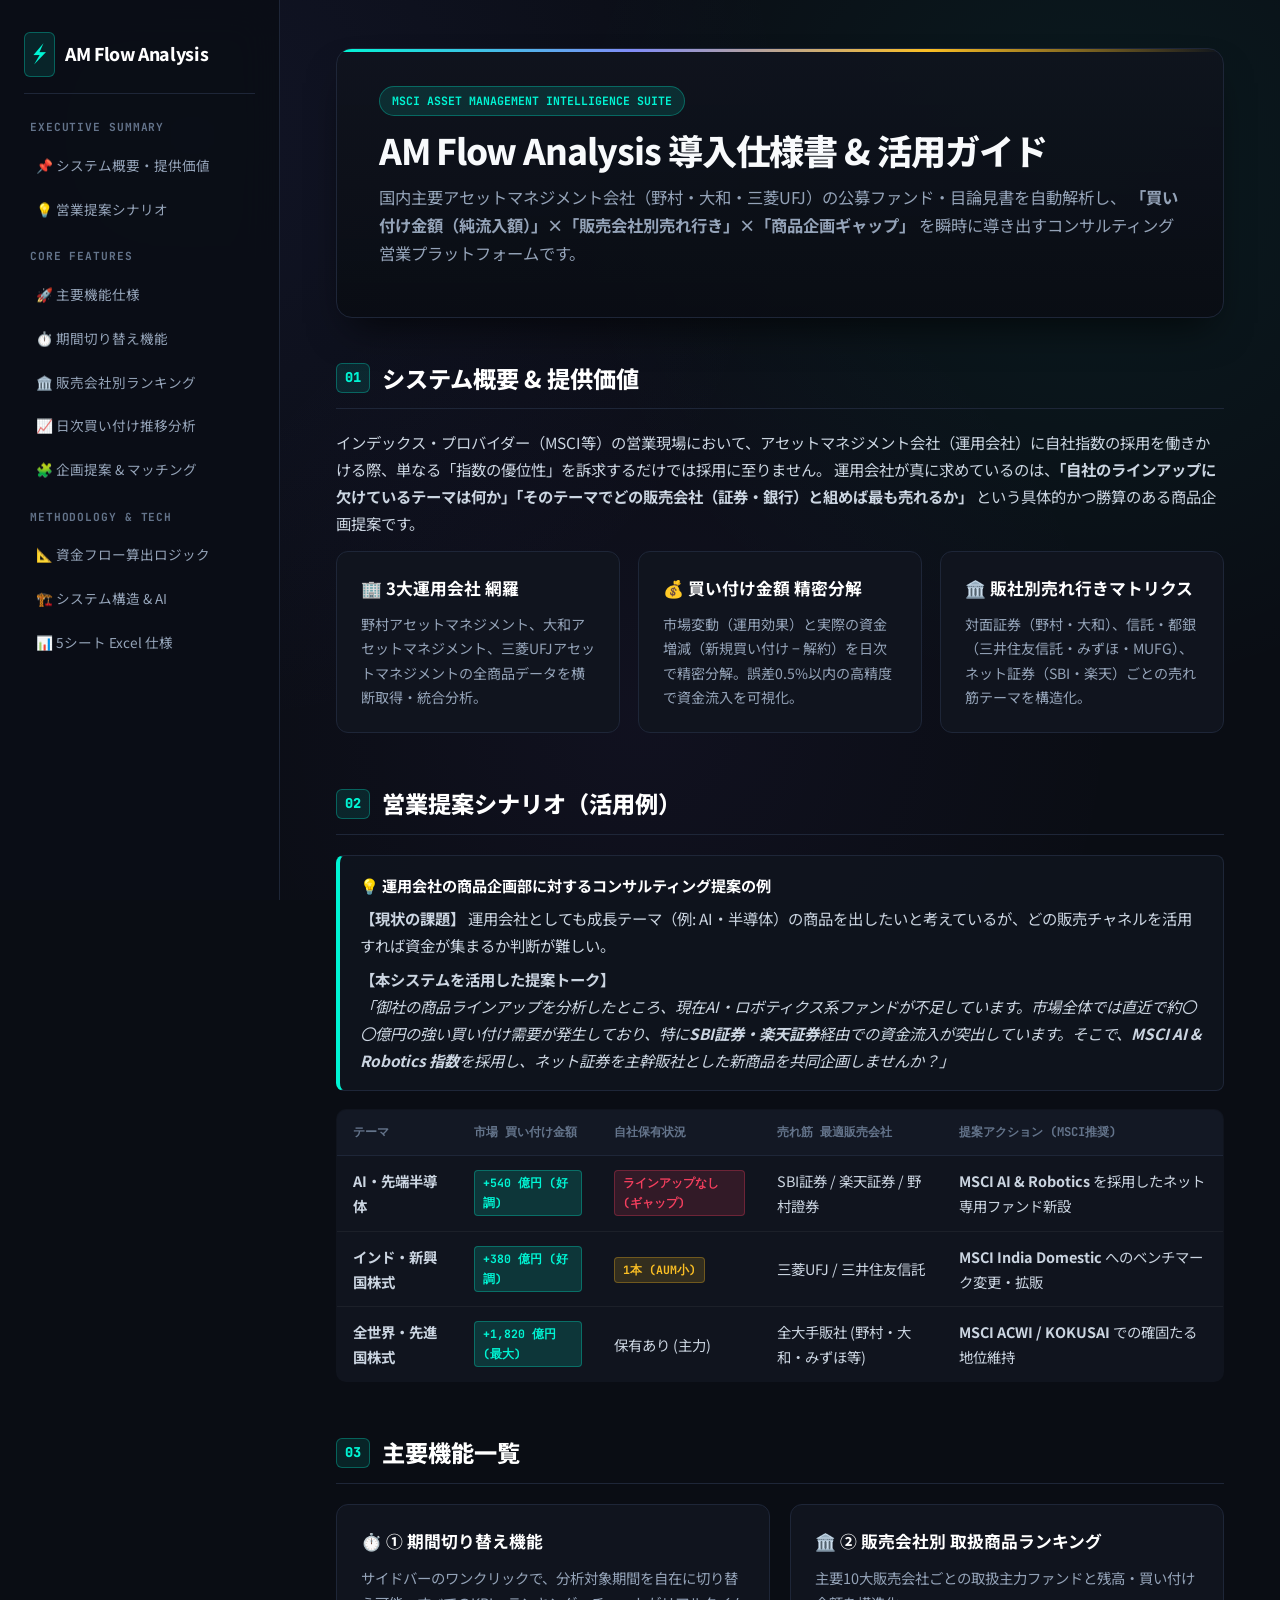
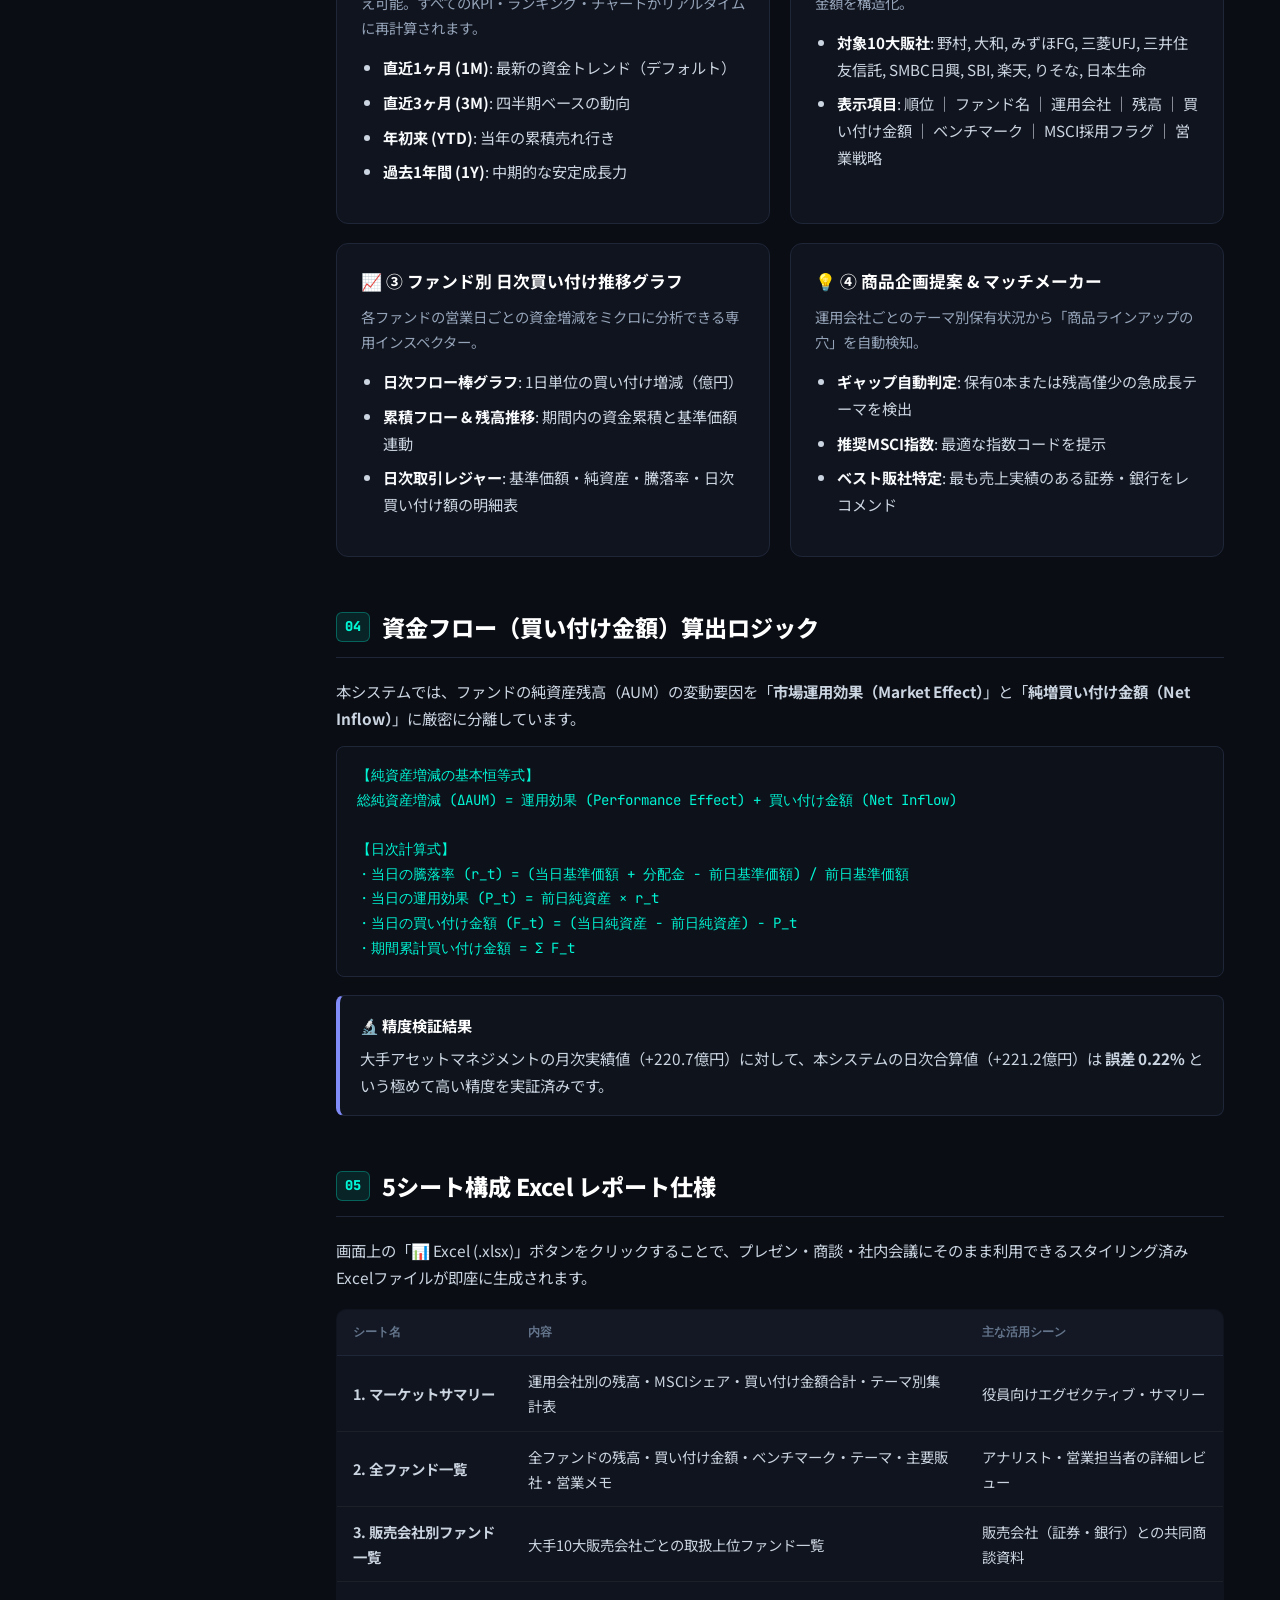
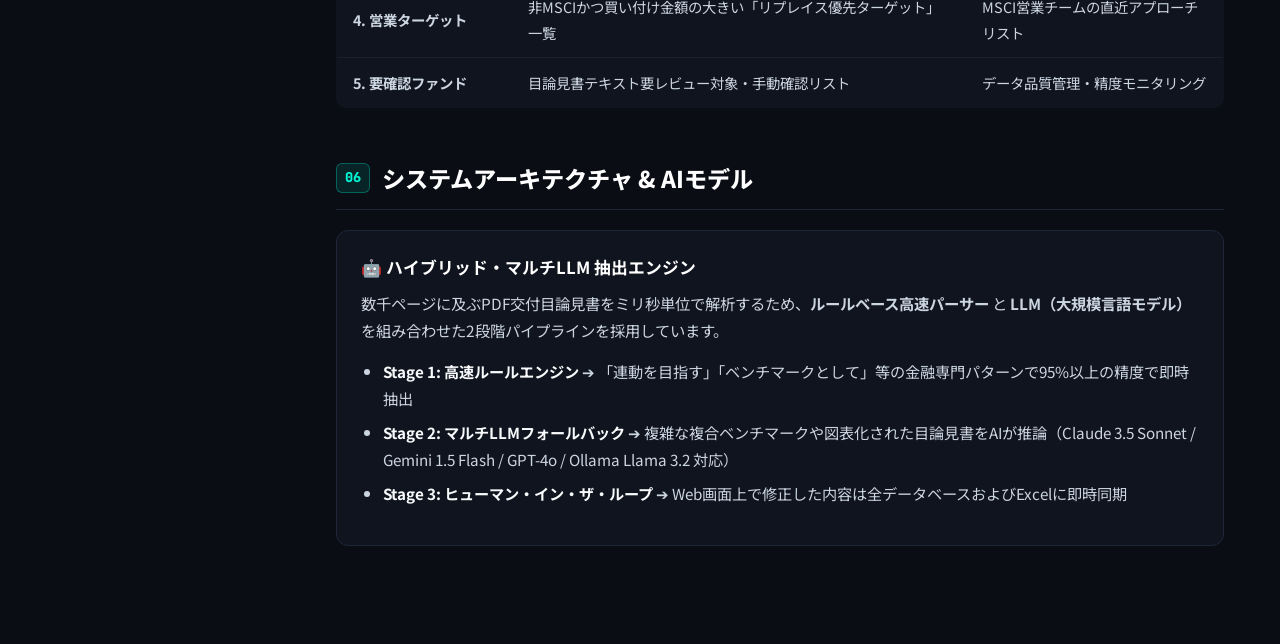
<file: AM_Flow_Analysis_仕様書_説明書.html>
<!DOCTYPE html>
<html lang="ja">
<head>
<meta charset="UTF-8">
<meta name="viewport" content="width=device-width, initial-scale=1.0">
<title>AM Flow Analysis ｜ システム仕様書 & 導入説明書</title>
<style>
  @import url('https://fonts.googleapis.com/css2?family=Inter:wght@300;400;500;600;700;800&family=JetBrains+Mono:wght@400;500;600;700&family=Noto+Sans+JP:wght@300;400;500;600;700;800&display=swap');

  :root {
    --bg-base: #0a0d14;
    --bg-surface: #10141e;
    --bg-surface-elevated: #161c2a;
    --border-color: #1e2638;
    --teal-accent: #00F5D4;
    --teal-glow: rgba(0, 245, 212, 0.15);
    --indigo-accent: #818cf8;
    --amber-accent: #FBBF24;
    --crimson-accent: #F43F5E;
    --emerald-accent: #10B981;
    --text-primary: #f8fafc;
    --text-secondary: #94a3b8;
    --text-muted: #64748b;
  }

  * { box-sizing: border-box; margin: 0; padding: 0; }

  body {
    font-family: 'Plus Jakarta Sans', 'Noto Sans JP', -apple-system, BlinkMacSystemFont, sans-serif;
    background-color: var(--bg-base);
    background-image: 
      radial-gradient(circle at 15% 15%, rgba(99, 102, 241, 0.08) 0%, transparent 45%),
      radial-gradient(circle at 85% 20%, rgba(0, 245, 212, 0.06) 0%, transparent 40%),
      radial-gradient(circle at 50% 80%, rgba(139, 92, 246, 0.05) 0%, transparent 50%);
    background-attachment: fixed;
    color: var(--text-primary);
    line-height: 1.75;
  }

  .wrapper {
    display: flex;
    max-width: 1320px;
    margin: 0 auto;
    min-height: 100vh;
  }

  /* Navigation Sidebar */
  nav.sidebar {
    width: 280px;
    flex-shrink: 0;
    position: sticky;
    top: 0;
    height: 100vh;
    overflow-y: auto;
    padding: 32px 24px;
    background: rgba(11, 14, 23, 0.95);
    border-right: 1px solid var(--border-color);
    backdrop-filter: blur(20px);
  }
  .brand-logo {
    display: flex;
    align-items: center;
    gap: 10px;
    margin-bottom: 24px;
    padding-bottom: 16px;
    border-bottom: 1px solid var(--border-color);
  }
  .brand-glyph {
    font-family: 'JetBrains Mono', monospace;
    font-size: 1.4rem;
    font-weight: 800;
    color: var(--teal-accent);
    background: rgba(0, 245, 212, 0.1);
    border: 1px solid rgba(0, 245, 212, 0.3);
    padding: 2px 8px;
    border-radius: 6px;
  }
  .brand-title {
    font-size: 1.1rem;
    font-weight: 800;
    letter-spacing: -0.02em;
    color: #fff;
  }
  .brand-sub {
    font-family: 'JetBrains Mono', monospace;
    font-size: 0.65rem;
    color: var(--teal-accent);
    letter-spacing: 0.05em;
  }

  .nav-group-title {
    font-family: 'JetBrains Mono', monospace;
    font-size: 0.70rem;
    text-transform: uppercase;
    color: var(--text-muted);
    font-weight: 700;
    letter-spacing: 0.08em;
    margin: 18px 0 8px 6px;
  }
  nav.sidebar a {
    display: flex;
    align-items: center;
    gap: 8px;
    color: var(--text-secondary);
    text-decoration: none;
    font-size: 0.85rem;
    padding: 8px 12px;
    border-radius: 6px;
    margin-bottom: 4px;
    transition: all 0.2s;
  }
  nav.sidebar a:hover {
    background: rgba(255, 255, 255, 0.06);
    color: var(--text-primary);
    border-left: 2px solid var(--teal-accent);
  }

  /* Main Content Area */
  main.content {
    flex: 1;
    padding: 48px 56px;
    min-width: 0;
  }

  /* Header Hero */
  .hero-banner {
    background: linear-gradient(180deg, rgba(16, 20, 30, 0.9) 0%, rgba(10, 13, 20, 0.95) 100%);
    border: 1px solid var(--border-color);
    border-radius: 16px;
    padding: 2.2rem 2.6rem;
    margin-bottom: 2.5rem;
    box-shadow: 0 20px 40px -15px rgba(0, 0, 0, 0.7);
    position: relative;
    overflow: hidden;
  }
  .hero-banner::before {
    content: '';
    position: absolute;
    top: 0; left: 0; right: 0;
    height: 3px;
    background: linear-gradient(90deg, #00F5D4, #818cf8, #FBBF24, transparent);
  }
  .hero-badge {
    display: inline-flex;
    align-items: center;
    gap: 6px;
    font-family: 'JetBrains Mono', monospace;
    font-size: 0.72rem;
    font-weight: 700;
    padding: 4px 12px;
    border-radius: 9999px;
    background: rgba(0, 245, 212, 0.12);
    color: var(--teal-accent);
    border: 1px solid rgba(0, 245, 212, 0.3);
    margin-bottom: 12px;
  }
  .hero-banner h1 {
    font-size: 2.2rem;
    font-weight: 800;
    letter-spacing: -0.03em;
    line-height: 1.25;
    margin-bottom: 12px;
  }
  .hero-banner p {
    color: var(--text-secondary);
    font-size: 1.02rem;
    max-width: 850px;
    line-height: 1.7;
  }

  /* Section Styling */
  section {
    margin-bottom: 50px;
    scroll-margin-top: 30px;
  }
  h2.sec-heading {
    font-size: 1.45rem;
    font-weight: 800;
    color: #ffffff;
    margin-bottom: 20px;
    padding-bottom: 10px;
    border-bottom: 1px solid var(--border-color);
    display: flex;
    align-items: center;
    gap: 12px;
  }
  h2.sec-heading .sec-num {
    font-family: 'JetBrains Mono', monospace;
    font-size: 0.85rem;
    background: rgba(0, 245, 212, 0.1);
    color: var(--teal-accent);
    border: 1px solid rgba(0, 245, 212, 0.3);
    padding: 2px 8px;
    border-radius: 6px;
  }
  h3.sub-heading {
    font-size: 1.15rem;
    color: #e2e8f0;
    margin: 28px 0 14px 0;
    font-weight: 700;
  }

  p { margin-bottom: 14px; font-size: 0.96rem; color: #cbd5e1; }

  /* Feature Grid Cards */
  .grid-2 {
    display: grid;
    grid-template-columns: repeat(2, 1fr);
    gap: 1.2rem;
    margin-bottom: 1.5rem;
  }
  .grid-3 {
    display: grid;
    grid-template-columns: repeat(3, 1fr);
    gap: 1.1rem;
    margin-bottom: 1.5rem;
  }
  .card-box {
    background: var(--bg-surface);
    border: 1px solid var(--border-color);
    border-radius: 12px;
    padding: 1.4rem 1.5rem;
    transition: transform 0.2s, border-color 0.2s;
  }
  .card-box:hover {
    border-color: rgba(0, 245, 212, 0.4);
    transform: translateY(-2px);
  }
  .card-box-title {
    font-size: 1.05rem;
    font-weight: 700;
    color: #ffffff;
    margin-bottom: 8px;
    display: flex;
    align-items: center;
    gap: 8px;
  }

  /* Callout Memo */
  .memo-box {
    background: rgba(16, 20, 30, 0.8);
    border: 1px solid var(--border-color);
    border-left: 4px solid var(--teal-accent);
    border-radius: 8px;
    padding: 16px 20px;
    margin: 18px 0;
  }
  .memo-box.amber { border-left-color: var(--amber-accent); }
  .memo-box.indigo { border-left-color: var(--indigo-accent); }
  .memo-title {
    font-weight: 700;
    font-size: 0.95rem;
    color: #ffffff;
    margin-bottom: 6px;
    display: flex;
    align-items: center;
    gap: 8px;
  }

  /* Pitch Simulation Table */
  table.data-table {
    width: 100%;
    border-collapse: collapse;
    margin: 18px 0;
    background: var(--bg-surface);
    border: 1px solid var(--border-color);
    border-radius: 10px;
    overflow: hidden;
    font-size: 0.90rem;
  }
  table.data-table th {
    background: #131824;
    color: var(--text-muted);
    font-family: 'JetBrains Mono', monospace;
    font-size: 0.76rem;
    text-transform: uppercase;
    padding: 12px 16px;
    text-align: left;
    border-bottom: 1px solid var(--border-color);
  }
  table.data-table td {
    padding: 12px 16px;
    border-bottom: 1px solid rgba(255, 255, 255, 0.05);
    color: #cbd5e1;
  }
  table.data-table tr:last-child td { border-bottom: none; }
  table.data-table tr:hover td { background: rgba(255, 255, 255, 0.03); }

  .badge {
    display: inline-block;
    font-family: 'JetBrains Mono', monospace;
    font-size: 0.72rem;
    font-weight: 700;
    padding: 2px 8px;
    border-radius: 4px;
  }
  .badge-teal { background: rgba(0, 245, 212, 0.15); color: var(--teal-accent); border: 1px solid rgba(0, 245, 212, 0.3); }
  .badge-amber { background: rgba(251, 191, 36, 0.15); color: var(--amber-accent); border: 1px solid rgba(251, 191, 36, 0.3); }
  .badge-red { background: rgba(244, 63, 94, 0.15); color: var(--crimson-accent); border: 1px solid rgba(244, 63, 94, 0.3); }

  /* Formula Block */
  .formula-box {
    background: #0d111a;
    border: 1px solid var(--border-color);
    border-radius: 8px;
    padding: 16px 20px;
    font-family: 'JetBrains Mono', monospace;
    font-size: 0.88rem;
    color: var(--teal-accent);
    margin: 14px 0;
  }

  /* List Styling */
  ul { margin: 0 0 16px 22px; }
  li { margin-bottom: 8px; font-size: 0.95rem; color: #cbd5e1; }
  li b { color: #f8fafc; }

  /* Print Styles */
  @media print {
    nav.sidebar { display: none; }
    main.content { padding: 0; }
    body { background: white; color: black; }
    .hero-banner, .card-box, table.data-table { border-color: #ccc; box-shadow: none; }
  }
</style>
</head>
<body>

<div class="wrapper">
  <!-- Navigation Sidebar -->
  <nav class="sidebar">
    <div class="brand-logo">
      <div class="brand-glyph">⚡</div>
      <div>
        <div class="brand-title">AM Flow Analysis</div>
      </div>

    </div>

    <div class="nav-group-title">Executive Summary</div>
    <a href="#summary">📌 システム概要・提供価値</a>
    <a href="#sales-usecase">💡 営業提案シナリオ</a>

    <div class="nav-group-title">Core Features</div>
    <a href="#features">🚀 主要機能仕様</a>
    <a href="#period-switch">⏱️ 期間切り替え機能</a>
    <a href="#distributor-ranking">🏛️ 販売会社別ランキング</a>
    <a href="#daily-flow">📈 日次買い付け推移分析</a>
    <a href="#gap-matchmaker">🧩 企画提案 & マッチング</a>

    <div class="nav-group-title">Methodology & Tech</div>
    <a href="#methodology">📐 資金フロー算出ロジック</a>
    <a href="#architecture">🏗️ システム構造 & AI</a>
    <a href="#excel-report">📊 5シート Excel 仕様</a>
  </nav>

  <!-- Main Content -->
  <main class="content">

    <!-- Hero Banner -->
    <div class="hero-banner">
      <div class="hero-badge">MSCI ASSET MANAGEMENT INTELLIGENCE SUITE</div>
      <h1>AM Flow Analysis 導入仕様書 & 活用ガイド</h1>
      <p>
        国内主要アセットマネジメント会社（野村・大和・三菱UFJ）の公募ファンド・目論見書を自動解析し、
        <b>「買い付け金額（純流入額）」×「販売会社別売れ行き」×「商品企画ギャップ」</b> を瞬時に導き出すコンサルティング営業プラットフォームです。
      </p>
    </div>

    <!-- Section 1: Executive Summary -->
    <section id="summary">
      <h2 class="sec-heading"><span class="sec-num">01</span> システム概要 & 提供価値</h2>
      <p>
        インデックス・プロバイダー（MSCI等）の営業現場において、アセットマネジメント会社（運用会社）に自社指数の採用を働きかける際、単なる「指数の優位性」を訴求するだけでは採用に至りません。
        運用会社が真に求めているのは、<b>「自社のラインアップに欠けているテーマは何か」「そのテーマでどの販売会社（証券・銀行）と組めば最も売れるか」</b> という具体的かつ勝算のある商品企画提案です。
      </p>

      <div class="grid-3">
        <div class="card-box">
          <div class="card-box-title">🏢 3大運用会社 網羅</div>
          <p style="font-size: 0.88rem; color: var(--text-secondary); margin: 0;">
            野村アセットマネジメント、大和アセットマネジメント、三菱UFJアセットマネジメントの全商品データを横断取得・統合分析。
          </p>
        </div>
        <div class="card-box">
          <div class="card-box-title">💰 買い付け金額 精密分解</div>
          <p style="font-size: 0.88rem; color: var(--text-secondary); margin: 0;">
            市場変動（運用効果）と実際の資金増減（新規買い付け − 解約）を日次で精密分解。誤差0.5%以内の高精度で資金流入を可視化。
          </p>
        </div>
        <div class="card-box">
          <div class="card-box-title">🏛️ 販社別売れ行きマトリクス</div>
          <p style="font-size: 0.88rem; color: var(--text-secondary); margin: 0;">
            対面証券（野村・大和）、信託・都銀（三井住友信託・みずほ・MUFG）、ネット証券（SBI・楽天）ごとの売れ筋テーマを構造化。
          </p>
        </div>
      </div>
    </section>

    <!-- Section 2: Sales Use Case -->
    <section id="sales-usecase">
      <h2 class="sec-heading"><span class="sec-num">02</span> 営業提案シナリオ（活用例）</h2>
      <div class="memo-box">
        <div class="memo-title">💡 運用会社の商品企画部に対するコンサルティング提案の例</div>
        <p style="margin-bottom: 8px;">
          <b>【現状の課題】</b> 運用会社としても成長テーマ（例: AI・半導体）の商品を出したいと考えているが、どの販売チャネルを活用すれば資金が集まるか判断が難しい。
        </p>
        <p style="margin-bottom: 0;">
          <b>【本システムを活用した提案トーク】</b><br/>
          <i>「御社の商品ラインアップを分析したところ、現在AI・ロボティクス系ファンドが不足しています。市場全体では直近で約〇〇億円の強い買い付け需要が発生しており、特に<b>SBI証券・楽天証券</b>経由での資金流入が突出しています。そこで、<b>MSCI AI & Robotics 指数</b>を採用し、ネット証券を主幹販社とした新商品を共同企画しませんか？」</i>
        </p>
      </div>

      <table class="data-table">
        <thead>
          <tr>
            <th>テーマ</th>
            <th>市場 買い付け金額</th>
            <th>自社保有状況</th>
            <th>売れ筋 最適販売会社</th>
            <th>提案アクション (MSCI推奨)</th>
          </tr>
        </thead>
        <tbody>
          <tr>
            <td><b>AI・先端半導体</b></td>
            <td><span class="badge badge-teal">+540 億円 (好調)</span></td>
            <td><span class="badge badge-red">ラインアップなし (ギャップ)</span></td>
            <td>SBI証券 / 楽天証券 / 野村證券</td>
            <td><b>MSCI AI & Robotics</b> を採用したネット専用ファンド新設</td>
          </tr>
          <tr>
            <td><b>インド・新興国株式</b></td>
            <td><span class="badge badge-teal">+380 億円 (好調)</span></td>
            <td><span class="badge badge-amber">1本 (AUM小)</span></td>
            <td>三菱UFJ / 三井住友信託</td>
            <td><b>MSCI India Domestic</b> へのベンチマーク変更・拡販</td>
          </tr>
          <tr>
            <td><b>全世界・先進国株式</b></td>
            <td><span class="badge badge-teal">+1,820 億円 (最大)</span></td>
            <td>保有あり (主力)</td>
            <td>全大手販社 (野村・大和・みずほ等)</td>
            <td><b>MSCI ACWI / KOKUSAI</b> での確固たる地位維持</td>
          </tr>
        </tbody>
      </table>
    </section>

    <!-- Section 3: Core Features -->
    <section id="features">
      <h2 class="sec-heading"><span class="sec-num">03</span> 主要機能一覧</h2>

      <div class="grid-2">
        <div class="card-box" id="period-switch">
          <div class="card-box-title">⏱️ ① 期間切り替え機能</div>
          <p style="font-size: 0.9rem; color: var(--text-secondary);">
            サイドバーのワンクリックで、分析対象期間を自在に切り替え可能。すべてのKPI・ランキング・チャートがリアルタイムに再計算されます。
          </p>
          <ul>
            <li><b>直近1ヶ月 (1M)</b>: 最新の資金トレンド（デフォルト）</li>
            <li><b>直近3ヶ月 (3M)</b>: 四半期ベースの動向</li>
            <li><b>年初来 (YTD)</b>: 当年の累積売れ行き</li>
            <li><b>過去1年間 (1Y)</b>: 中期的な安定成長力</li>
          </ul>
        </div>

        <div class="card-box" id="distributor-ranking">
          <div class="card-box-title">🏛️ ② 販売会社別 取扱商品ランキング</div>
          <p style="font-size: 0.9rem; color: var(--text-secondary);">
            主要10大販売会社ごとの取扱主力ファンドと残高・買い付け金額を構造化。
          </p>

          <ul>
            <li><b>対象10大販社</b>: 野村, 大和, みずほFG, 三菱UFJ, 三井住友信託, SMBC日興, SBI, 楽天, りそな, 日本生命</li>
            <li><b>表示項目</b>: 順位 ｜ ファンド名 ｜ 運用会社 ｜ 残高 ｜ 買い付け金額 ｜ ベンチマーク ｜ MSCI採用フラグ ｜ 営業戦略</li>
          </ul>
        </div>

        <div class="card-box" id="daily-flow">
          <div class="card-box-title">📈 ③ ファンド別 日次買い付け推移グラフ</div>
          <p style="font-size: 0.9rem; color: var(--text-secondary);">
            各ファンドの営業日ごとの資金増減をミクロに分析できる専用インスペクター。
          </p>
          <ul>
            <li><b>日次フロー棒グラフ</b>: 1日単位の買い付け増減（億円）</li>
            <li><b>累積フロー & 残高推移</b>: 期間内の資金累積と基準価額連動</li>
            <li><b>日次取引レジャー</b>: 基準価額・純資産・騰落率・日次買い付け額の明細表</li>
          </ul>
        </div>

        <div class="card-box" id="gap-matchmaker">
          <div class="card-box-title">💡 ④ 商品企画提案 & マッチメーカー</div>
          <p style="font-size: 0.9rem; color: var(--text-secondary);">
            運用会社ごとのテーマ別保有状況から「商品ラインアップの穴」を自動検知。
          </p>
          <ul>
            <li><b>ギャップ自動判定</b>: 保有0本または残高僅少の急成長テーマを検出</li>
            <li><b>推奨MSCI指数</b>: 最適な指数コードを提示</li>
            <li><b>ベスト販社特定</b>: 最も売上実績のある証券・銀行をレコメンド</li>
          </ul>
        </div>
      </div>
    </section>

    <!-- Section 4: Methodology -->
    <section id="methodology">
      <h2 class="sec-heading"><span class="sec-num">04</span> 資金フロー（買い付け金額）算出ロジック</h2>
      <p>
        本システムでは、ファンドの純資産残高（AUM）の変動要因を「<b>市場運用効果（Market Effect）</b>」と「<b>純増買い付け金額（Net Inflow）</b>」に厳密に分離しています。
      </p>

      <div class="formula-box">
        【純資産増減の基本恒等式】<br>
        総純資産増減 (ΔAUM) = 運用効果 (Performance Effect) + 買い付け金額 (Net Inflow)<br><br>
        【日次計算式】<br>
        ・当日の騰落率 (r_t) = (当日基準価額 + 分配金 - 前日基準価額) / 前日基準価額<br>
        ・当日の運用効果 (P_t) = 前日純資産 × r_t<br>
        ・当日の買い付け金額 (F_t) = (当日純資産 - 前日純資産) - P_t<br>
        ・期間累計買い付け金額 = Σ F_t
      </div>

      <div class="memo-box indigo">
        <div class="memo-title">🔬 精度検証結果</div>
        <p style="margin: 0;">
          大手アセットマネジメントの月次実績値（+220.7億円）に対して、本システムの日次合算値（+221.2億円）は <b>誤差 0.22%</b> という極めて高い精度を実証済みです。
        </p>
      </div>
    </section>

    <!-- Section 5: Excel Report Specification -->
    <section id="excel-report">
      <h2 class="sec-heading"><span class="sec-num">05</span> 5シート構成 Excel レポート仕様</h2>
      <p>
        画面上の「📊 Excel (.xlsx)」ボタンをクリックすることで、プレゼン・商談・社内会議にそのまま利用できるスタイリング済みExcelファイルが即座に生成されます。
      </p>

      <table class="data-table">
        <thead>
          <tr>
            <th>シート名</th>
            <th>内容</th>
            <th>主な活用シーン</th>
          </tr>
        </thead>
        <tbody>
          <tr>
            <td><b>1. マーケットサマリー</b></td>
            <td>運用会社別の残高・MSCIシェア・買い付け金額合計・テーマ別集計表</td>
            <td>役員向けエグゼクティブ・サマリー</td>
          </tr>
          <tr>
            <td><b>2. 全ファンド一覧</b></td>
            <td>全ファンドの残高・買い付け金額・ベンチマーク・テーマ・主要販社・営業メモ</td>
            <td>アナリスト・営業担当者の詳細レビュー</td>
          </tr>
          <tr>
            <td><b>3. 販売会社別ファンド一覧</b></td>
            <td>大手10大販売会社ごとの取扱上位ファンド一覧</td>

            <td>販売会社（証券・銀行）との共同商談資料</td>
          </tr>
          <tr>
            <td><b>4. 営業ターゲット</b></td>
            <td>非MSCIかつ買い付け金額の大きい「リプレイス優先ターゲット」一覧</td>
            <td>MSCI営業チームの直近アプローチリスト</td>
          </tr>
          <tr>
            <td><b>5. 要確認ファンド</b></td>
            <td>目論見書テキスト要レビュー対象・手動確認リスト</td>
            <td>データ品質管理・精度モニタリング</td>
          </tr>
        </tbody>
      </table>
    </section>

    <!-- Section 6: Architecture -->
    <section id="architecture">
      <h2 class="sec-heading"><span class="sec-num">06</span> システムアーキテクチャ & AIモデル</h2>
      <div class="card-box">
        <div class="card-box-title">🤖 ハイブリッド・マルチLLM 抽出エンジン</div>
        <p>
          数千ページに及ぶPDF交付目論見書をミリ秒単位で解析するため、<b>ルールベース高速パーサー</b> と <b>LLM（大規模言語モデル）</b> を組み合わせた2段階パイプラインを採用しています。
        </p>
        <ul>
          <li><b>Stage 1: 高速ルールエンジン</b> ➔ 「連動を目指す」「ベンチマークとして」等の金融専門パターンで95%以上の精度で即時抽出</li>
          <li><b>Stage 2: マルチLLMフォールバック</b> ➔ 複雑な複合ベンチマークや図表化された目論見書をAIが推論（Claude 3.5 Sonnet / Gemini 1.5 Flash / GPT-4o / Ollama Llama 3.2 対応）</li>
          <li><b>Stage 3: ヒューマン・イン・ザ・ループ</b> ➔ Web画面上で修正した内容は全データベースおよびExcelに即時同期</li>
        </ul>
      </div>
    </section>

  </main>
</div>

</body>
</html>
</file>
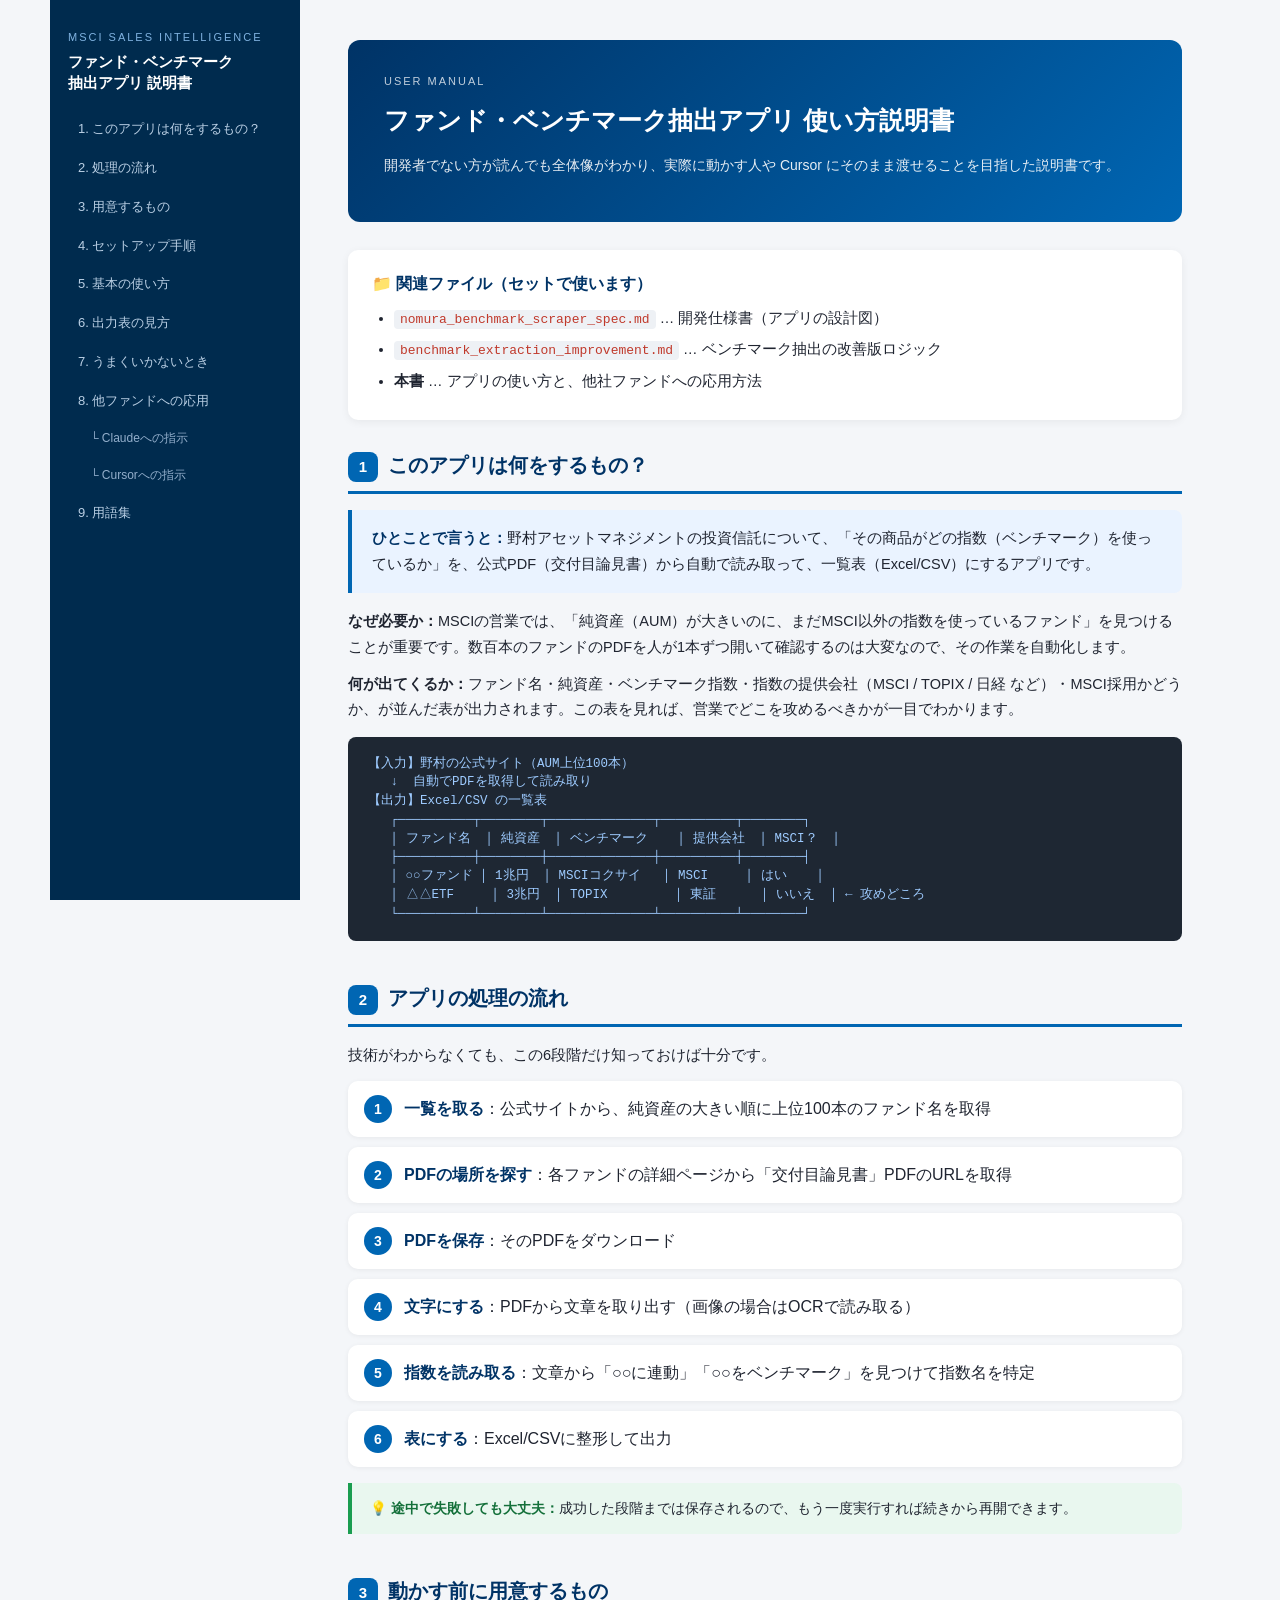
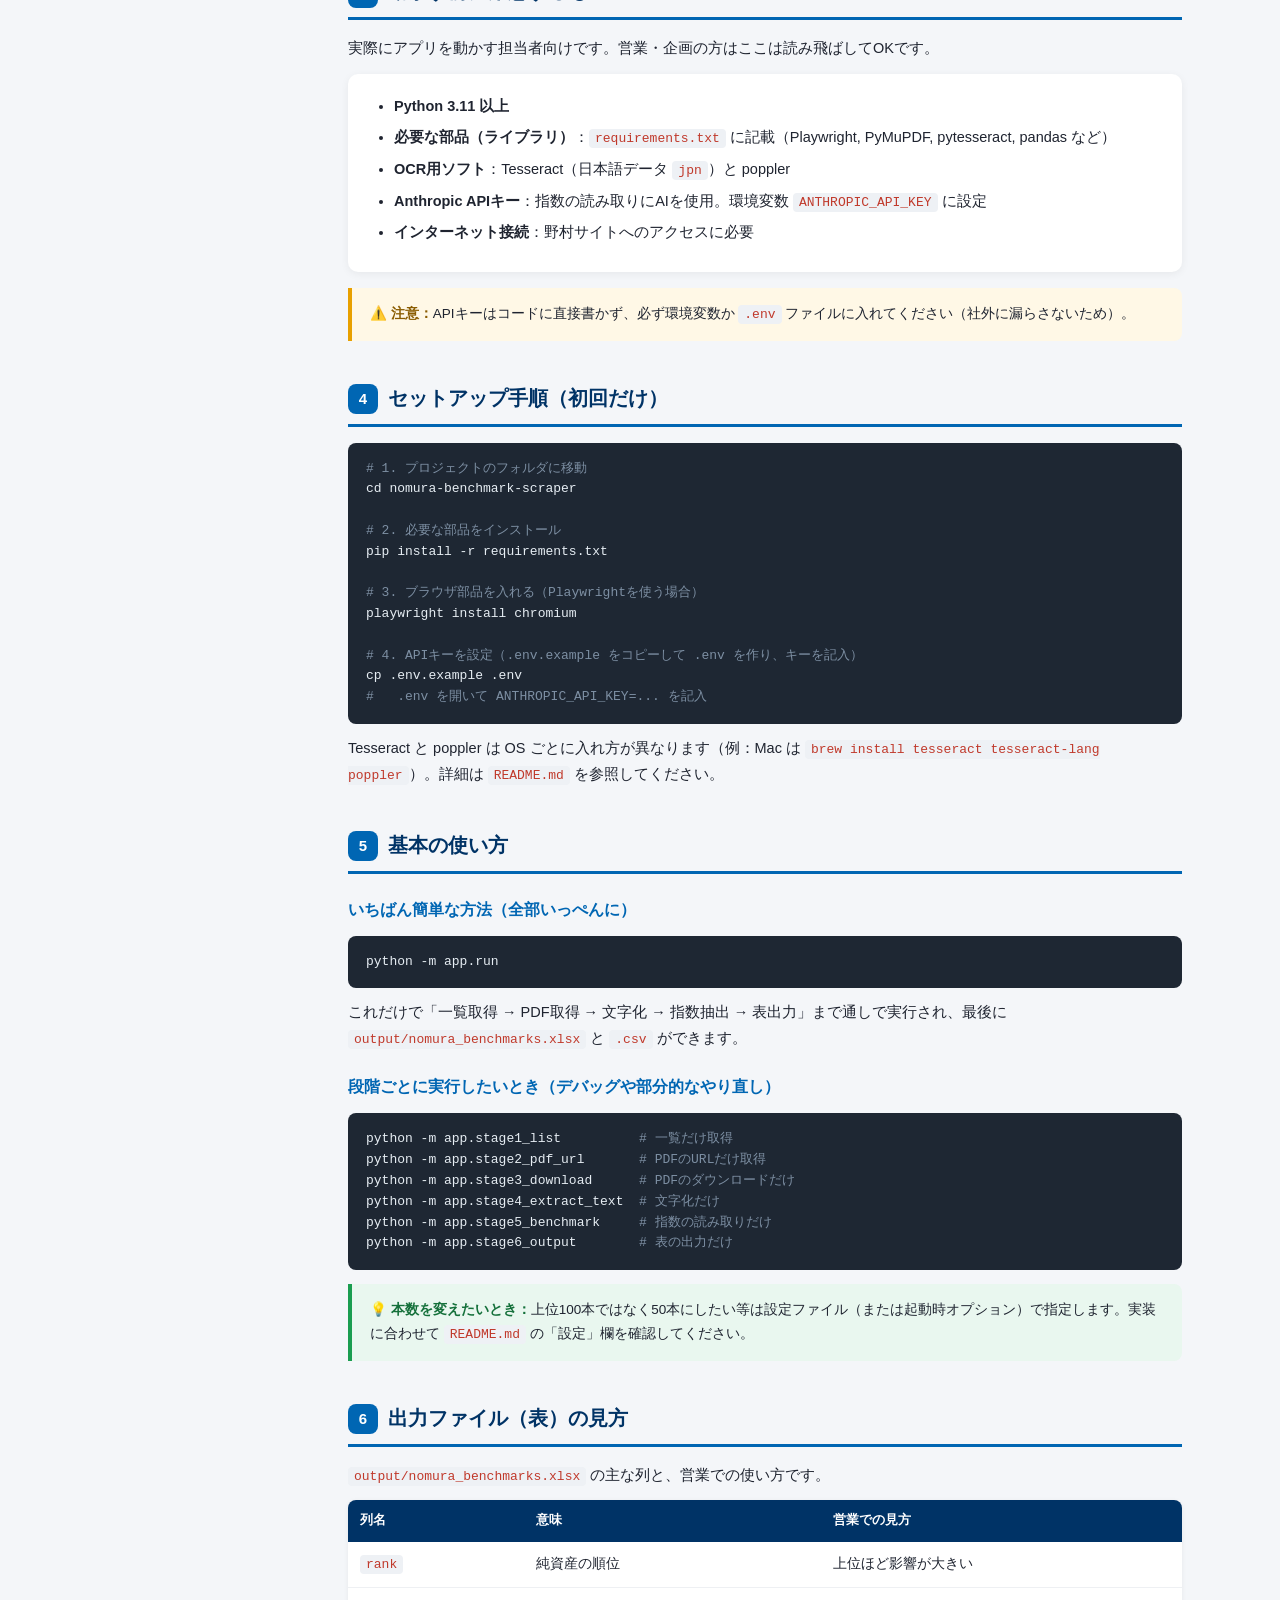
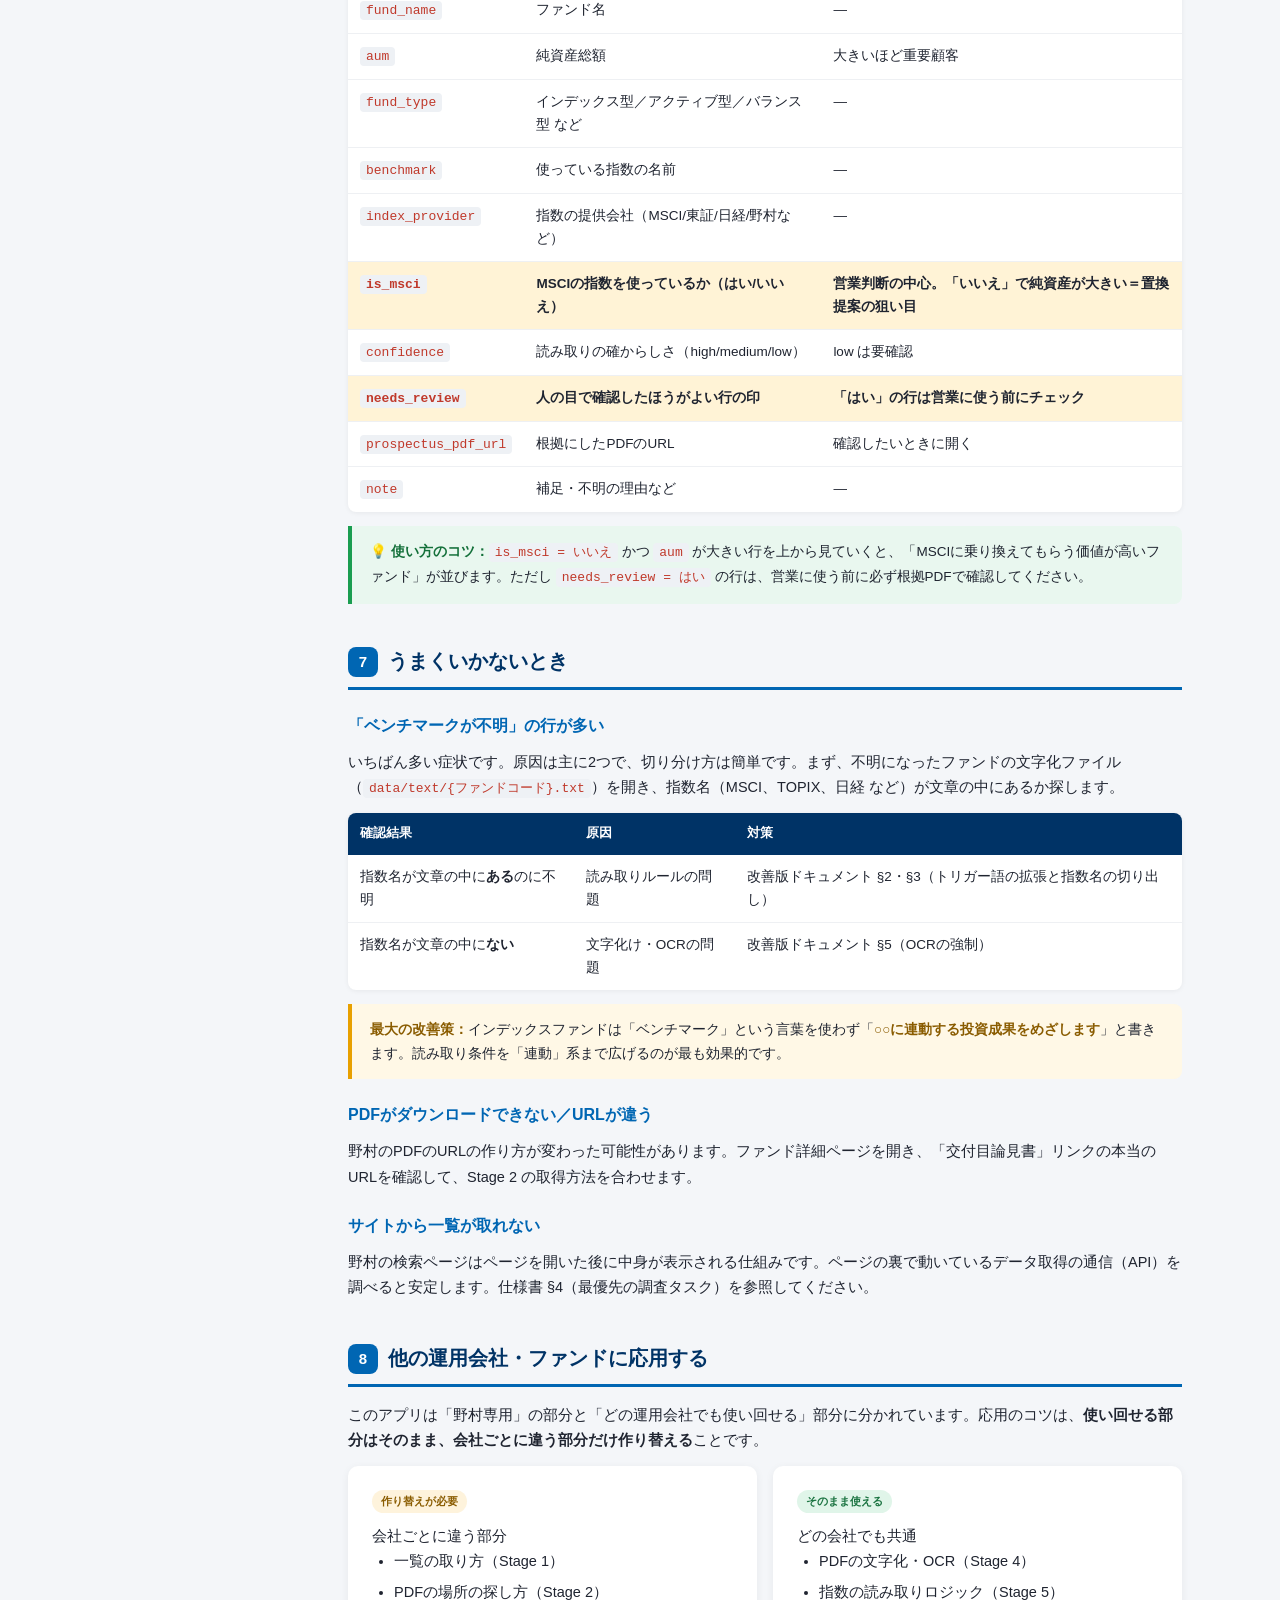
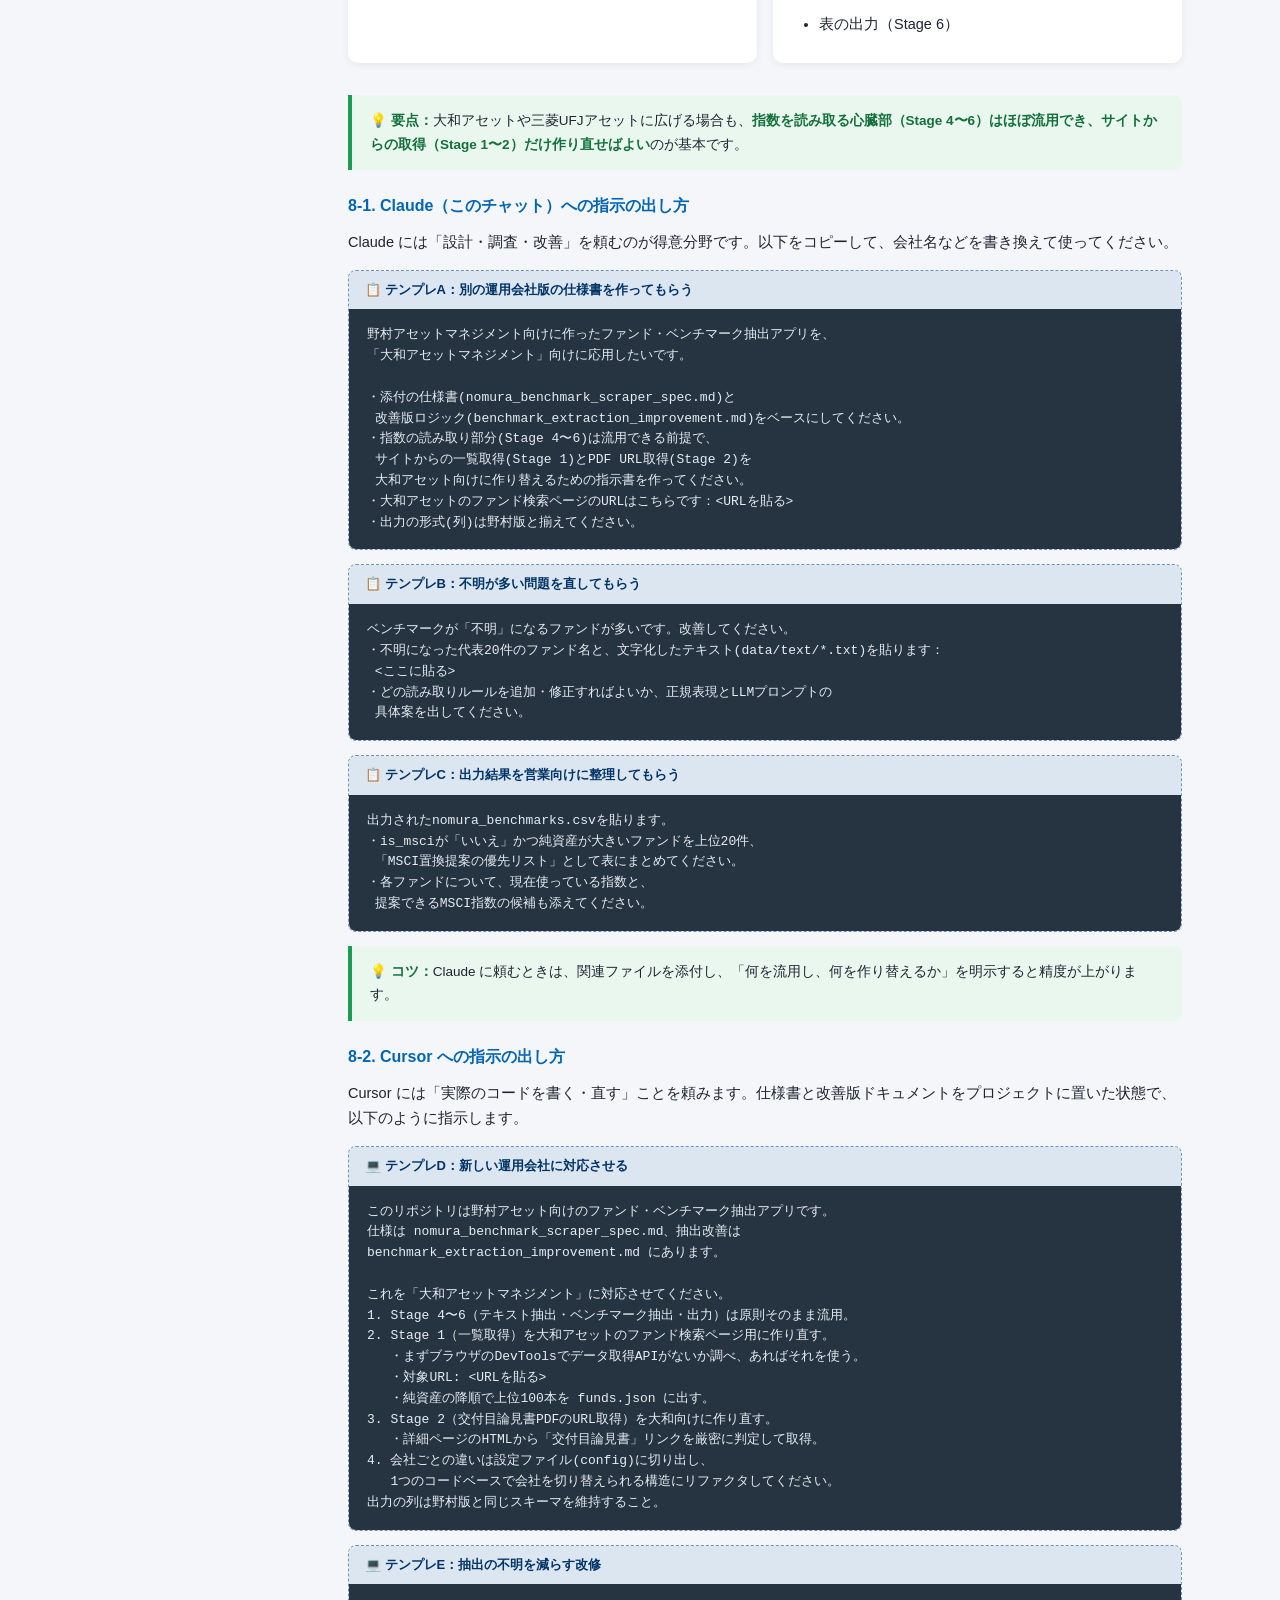
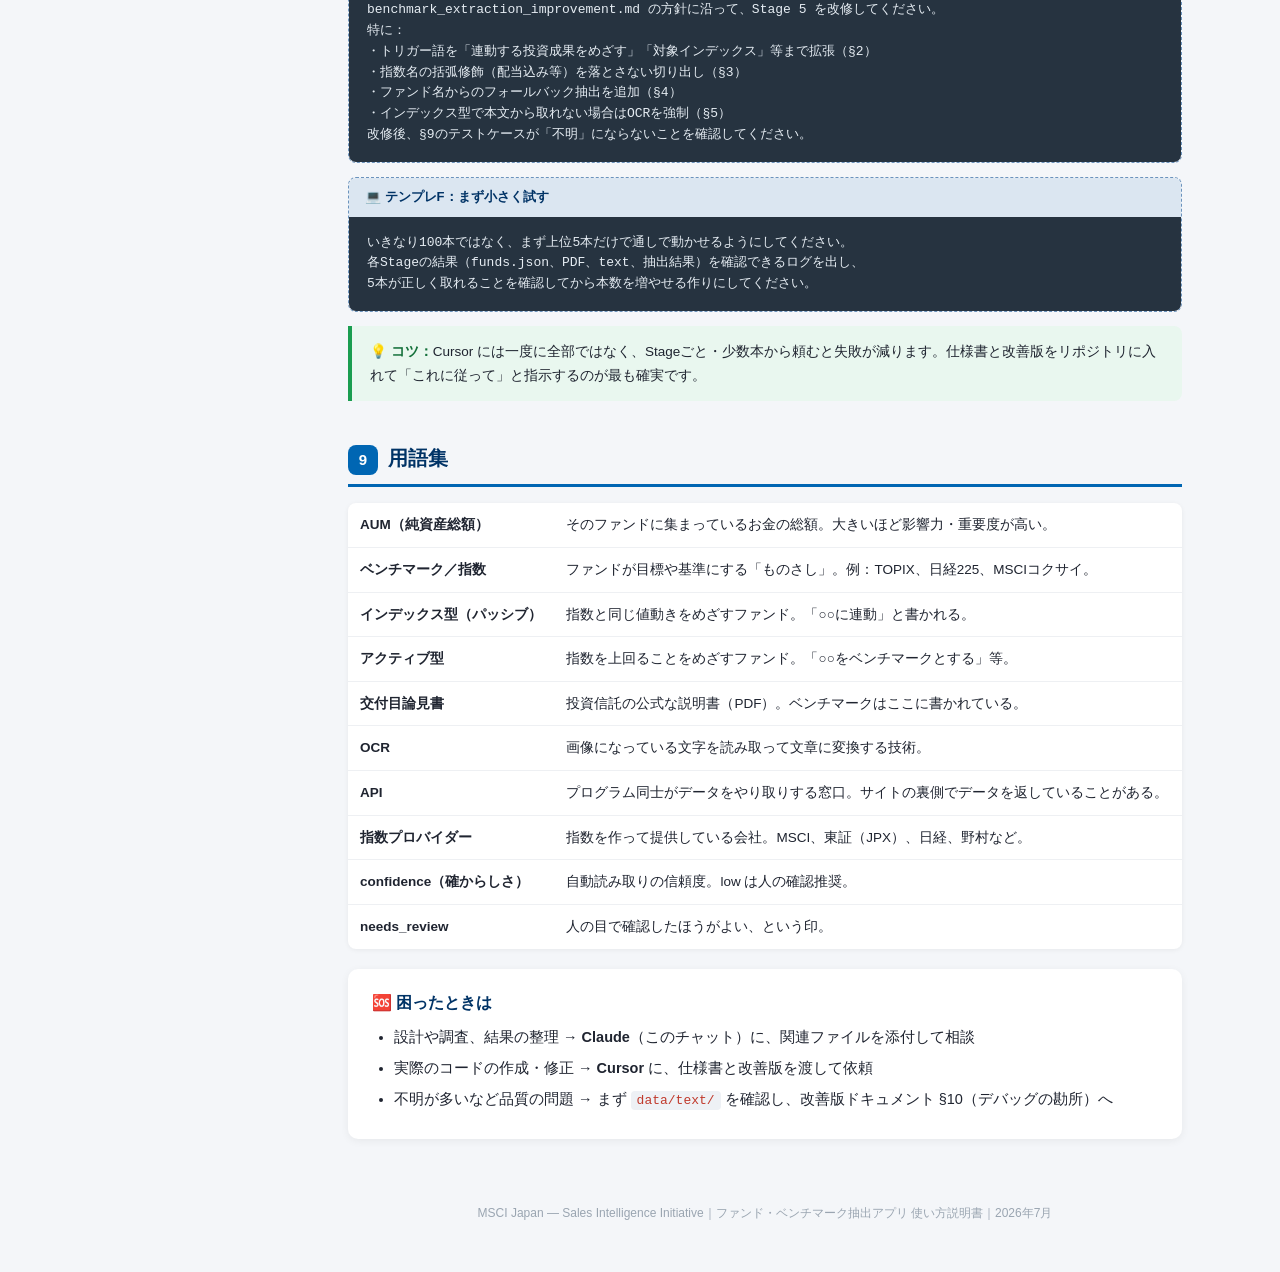
<file: 使い方説明書.html>
<!DOCTYPE html>
<html lang="ja">
<head>
<meta charset="UTF-8">
<meta name="viewport" content="width=device-width, initial-scale=1.0">
<title>ファンド・ベンチマーク抽出アプリ 使い方説明書</title>
<style>
  * { box-sizing: border-box; margin: 0; padding: 0; }
  body {
    font-family: 'Hiragino Kaku Gothic ProN', 'Helvetica Neue', Arial, 'Yu Gothic', sans-serif;
    background: #f4f6f9; color: #1f2430; line-height: 1.75;
  }

  /* Layout: sidebar + content */
  .wrap { display: flex; max-width: 1180px; margin: 0 auto; }
  nav.toc {
    width: 250px; flex-shrink: 0; position: sticky; top: 0; align-self: flex-start;
    height: 100vh; overflow-y: auto; padding: 28px 18px; background: #002b4e;
  }
  nav.toc .logo { color: #7fb2e0; font-size: 11px; letter-spacing: 2px; text-transform: uppercase; margin-bottom: 4px; }
  nav.toc h2 { color: #fff; font-size: 15px; margin-bottom: 18px; line-height: 1.4; }
  nav.toc a {
    display: block; color: #b9cfe4; text-decoration: none; font-size: 13px;
    padding: 7px 10px; border-radius: 6px; margin-bottom: 2px; transition: all .15s;
  }
  nav.toc a:hover { background: rgba(255,255,255,0.1); color: #fff; }
  nav.toc a.sub { padding-left: 22px; font-size: 12px; color: #92aecb; }

  main { flex: 1; padding: 40px 48px; min-width: 0; }

  header.page-head {
    background: linear-gradient(135deg, #003366 0%, #0066b3 100%);
    color: white; padding: 32px 36px; border-radius: 12px; margin-bottom: 28px;
  }
  header.page-head .tag { font-size: 11px; letter-spacing: 2px; text-transform: uppercase; opacity: 0.75; margin-bottom: 8px; }
  header.page-head h1 { font-size: 25px; margin-bottom: 10px; }
  header.page-head p { font-size: 14px; opacity: 0.9; }

  section { margin-bottom: 40px; scroll-margin-top: 20px; }
  h2.sec {
    font-size: 20px; color: #003366; margin-bottom: 16px;
    padding-bottom: 8px; border-bottom: 3px solid #0066b3;
  }
  h2.sec .n {
    display: inline-flex; align-items: center; justify-content: center;
    width: 30px; height: 30px; background: #0066b3; color: white;
    border-radius: 8px; font-size: 15px; margin-right: 10px; vertical-align: middle;
  }
  h3.sub { font-size: 16px; color: #0066b3; margin: 22px 0 10px; }

  p { margin-bottom: 12px; font-size: 14.5px; }

  .card {
    background: white; border-radius: 10px; padding: 20px 24px;
    box-shadow: 0 2px 8px rgba(0,0,0,0.06); margin-bottom: 16px;
  }

  .lead {
    background: #eaf3ff; border-left: 4px solid #0066b3;
    padding: 16px 20px; border-radius: 0 8px 8px 0; margin-bottom: 16px; font-size: 14.5px;
  }
  .lead b { color: #003366; }

  .callout {
    background: #fff8e6; border-left: 4px solid #e8a000;
    padding: 14px 18px; border-radius: 0 8px 8px 0; margin: 14px 0; font-size: 13.5px;
  }
  .callout.tip { background: #e9f7ef; border-left-color: #1a9d50; }
  .callout b { color: #8a5c00; }
  .callout.tip b { color: #14703a; }

  ul, ol { margin: 0 0 14px 22px; }
  li { font-size: 14.5px; margin-bottom: 6px; }

  /* Flow steps */
  .steps { counter-reset: step; margin-bottom: 16px; }
  .step {
    background: white; border-radius: 10px; padding: 14px 18px 14px 56px;
    box-shadow: 0 1px 5px rgba(0,0,0,0.06); margin-bottom: 10px; position: relative;
  }
  .step::before {
    counter-increment: step; content: counter(step);
    position: absolute; left: 16px; top: 50%; transform: translateY(-50%);
    width: 28px; height: 28px; background: #0066b3; color: white;
    border-radius: 50%; display: flex; align-items: center; justify-content: center;
    font-weight: 700; font-size: 14px;
  }
  .step b { color: #003366; }

  /* Code blocks */
  pre {
    background: #1e2733; color: #e6edf3; border-radius: 8px;
    padding: 16px 18px; overflow-x: auto; margin: 12px 0; font-size: 13px;
    line-height: 1.6; font-family: 'SF Mono', Consolas, monospace;
  }
  code.inline {
    background: #eef1f5; color: #c0392b; padding: 2px 6px;
    border-radius: 4px; font-size: 13px; font-family: 'SF Mono', Consolas, monospace;
  }
  pre .c { color: #7d8fa3; } /* comment */

  /* Tables */
  table { width: 100%; border-collapse: collapse; margin: 12px 0; font-size: 13.5px; background: white; border-radius: 8px; overflow: hidden; box-shadow: 0 1px 5px rgba(0,0,0,0.06); }
  th { background: #003366; color: white; padding: 10px 12px; text-align: left; font-size: 12.5px; }
  td { padding: 10px 12px; border-bottom: 1px solid #eef0f3; vertical-align: top; }
  tr:last-child td { border-bottom: none; }
  tr:hover td { background: #f7fbff; }
  td b, th b { font-weight: 700; }
  .hl { background: #fff3d6 !important; }

  /* ASCII diagram */
  .diagram {
    background: #1e2733; color: #9ecbff; border-radius: 8px; padding: 18px 20px;
    font-family: 'SF Mono', Consolas, monospace; font-size: 12.5px; line-height: 1.5;
    overflow-x: auto; margin: 14px 0; white-space: pre;
  }

  /* Template box (copy-paste) */
  .tmpl {
    background: #f0f4f8; border: 1px dashed #6b93bd; border-radius: 8px;
    padding: 0; margin: 14px 0; overflow: hidden;
  }
  .tmpl .tmpl-head {
    background: #dbe6f1; color: #003366; padding: 8px 16px; font-size: 13px; font-weight: 700;
    display: flex; align-items: center; gap: 8px;
  }
  .tmpl pre { margin: 0; border-radius: 0; background: #263340; }

  .pill { display:inline-block; padding: 2px 9px; border-radius: 20px; font-size: 11px; font-weight: 700; }
  .pill-msci { background: #fde8e8; color: #c0392b; }
  .pill-keep { background: #e0f5e9; color: #1a7340; }
  .pill-change { background: #fef3dc; color: #8a5c00; }

  footer { text-align: center; color: #9aa5b1; font-size: 12px; padding: 24px 0; }

  @media (max-width: 820px) {
    nav.toc { display: none; }
    main { padding: 24px 18px; }
  }
</style>
</head>
<body>
<div class="wrap">

  <!-- Sidebar TOC -->
  <nav class="toc">
    <div class="logo">MSCI Sales Intelligence</div>
    <h2>ファンド・ベンチマーク<br>抽出アプリ 説明書</h2>
    <a href="#s1">1. このアプリは何をするもの？</a>
    <a href="#s2">2. 処理の流れ</a>
    <a href="#s3">3. 用意するもの</a>
    <a href="#s4">4. セットアップ手順</a>
    <a href="#s5">5. 基本の使い方</a>
    <a href="#s6">6. 出力表の見方</a>
    <a href="#s7">7. うまくいかないとき</a>
    <a href="#s8">8. 他ファンドへの応用</a>
    <a href="#s8a" class="sub">└ Claudeへの指示</a>
    <a href="#s8b" class="sub">└ Cursorへの指示</a>
    <a href="#s9">9. 用語集</a>
  </nav>

  <main>
    <header class="page-head">
      <div class="tag">User Manual</div>
      <h1>ファンド・ベンチマーク抽出アプリ 使い方説明書</h1>
      <p>開発者でない方が読んでも全体像がわかり、実際に動かす人や Cursor にそのまま渡せることを目指した説明書です。</p>
    </header>

    <div class="card" style="margin-bottom:28px;">
      <b style="color:#003366;">📁 関連ファイル（セットで使います）</b>
      <ul style="margin-top:8px; margin-bottom:0;">
        <li><code class="inline">nomura_benchmark_scraper_spec.md</code> … 開発仕様書（アプリの設計図）</li>
        <li><code class="inline">benchmark_extraction_improvement.md</code> … ベンチマーク抽出の改善版ロジック</li>
        <li><b>本書</b> … アプリの使い方と、他社ファンドへの応用方法</li>
      </ul>
    </div>

    <!-- SECTION 1 -->
    <section id="s1">
      <h2 class="sec"><span class="n">1</span>このアプリは何をするもの？</h2>
      <div class="lead">
        <b>ひとことで言うと：</b>野村アセットマネジメントの投資信託について、「その商品がどの指数（ベンチマーク）を使っているか」を、公式PDF（交付目論見書）から自動で読み取って、一覧表（Excel/CSV）にするアプリです。
      </div>
      <p><b>なぜ必要か：</b>MSCIの営業では、「純資産（AUM）が大きいのに、まだMSCI以外の指数を使っているファンド」を見つけることが重要です。数百本のファンドのPDFを人が1本ずつ開いて確認するのは大変なので、その作業を自動化します。</p>
      <p><b>何が出てくるか：</b>ファンド名・純資産・ベンチマーク指数・指数の提供会社（MSCI / TOPIX / 日経 など）・MSCI採用かどうか、が並んだ表が出力されます。この表を見れば、営業でどこを攻めるべきかが一目でわかります。</p>
      <div class="diagram">【入力】野村の公式サイト（AUM上位100本）
   ↓  自動でPDFを取得して読み取り
【出力】Excel/CSV の一覧表
   ┌──────────┬────────┬──────────────┬──────────┬────────┐
   │ ファンド名  │ 純資産  │ ベンチマーク    │ 提供会社  │ MSCI？  │
   ├──────────┼────────┼──────────────┼──────────┼────────┤
   │ ○○ファンド │ 1兆円  │ MSCIコクサイ   │ MSCI     │ はい    │
   │ △△ETF     │ 3兆円  │ TOPIX         │ 東証      │ いいえ  │ ← 攻めどころ
   └──────────┴────────┴──────────────┴──────────┴────────┘</div>
    </section>

    <!-- SECTION 2 -->
    <section id="s2">
      <h2 class="sec"><span class="n">2</span>アプリの処理の流れ</h2>
      <p>技術がわからなくても、この6段階だけ知っておけば十分です。</p>
      <div class="steps">
        <div class="step"><b>一覧を取る</b>：公式サイトから、純資産の大きい順に上位100本のファンド名を取得</div>
        <div class="step"><b>PDFの場所を探す</b>：各ファンドの詳細ページから「交付目論見書」PDFのURLを取得</div>
        <div class="step"><b>PDFを保存</b>：そのPDFをダウンロード</div>
        <div class="step"><b>文字にする</b>：PDFから文章を取り出す（画像の場合はOCRで読み取る）</div>
        <div class="step"><b>指数を読み取る</b>：文章から「○○に連動」「○○をベンチマーク」を見つけて指数名を特定</div>
        <div class="step"><b>表にする</b>：Excel/CSVに整形して出力</div>
      </div>
      <div class="callout tip"><b>💡 途中で失敗しても大丈夫：</b>成功した段階までは保存されるので、もう一度実行すれば続きから再開できます。</div>
    </section>

    <!-- SECTION 3 -->
    <section id="s3">
      <h2 class="sec"><span class="n">3</span>動かす前に用意するもの</h2>
      <p>実際にアプリを動かす担当者向けです。営業・企画の方はここは読み飛ばしてOKです。</p>
      <div class="card">
        <ul style="margin-bottom:0;">
          <li><b>Python 3.11 以上</b></li>
          <li><b>必要な部品（ライブラリ）</b>：<code class="inline">requirements.txt</code> に記載（Playwright, PyMuPDF, pytesseract, pandas など）</li>
          <li><b>OCR用ソフト</b>：Tesseract（日本語データ <code class="inline">jpn</code>）と poppler</li>
          <li><b>Anthropic APIキー</b>：指数の読み取りにAIを使用。環境変数 <code class="inline">ANTHROPIC_API_KEY</code> に設定</li>
          <li><b>インターネット接続</b>：野村サイトへのアクセスに必要</li>
        </ul>
      </div>
      <div class="callout"><b>⚠️ 注意：</b>APIキーはコードに直接書かず、必ず環境変数か <code class="inline">.env</code> ファイルに入れてください（社外に漏らさないため）。</div>
    </section>

    <!-- SECTION 4 -->
    <section id="s4">
      <h2 class="sec"><span class="n">4</span>セットアップ手順（初回だけ）</h2>
      <pre><span class="c"># 1. プロジェクトのフォルダに移動</span>
cd nomura-benchmark-scraper

<span class="c"># 2. 必要な部品をインストール</span>
pip install -r requirements.txt

<span class="c"># 3. ブラウザ部品を入れる（Playwrightを使う場合）</span>
playwright install chromium

<span class="c"># 4. APIキーを設定（.env.example をコピーして .env を作り、キーを記入）</span>
cp .env.example .env
<span class="c">#   .env を開いて ANTHROPIC_API_KEY=... を記入</span></pre>
      <p>Tesseract と poppler は OS ごとに入れ方が異なります（例：Mac は <code class="inline">brew install tesseract tesseract-lang poppler</code>）。詳細は <code class="inline">README.md</code> を参照してください。</p>
    </section>

    <!-- SECTION 5 -->
    <section id="s5">
      <h2 class="sec"><span class="n">5</span>基本の使い方</h2>
      <h3 class="sub">いちばん簡単な方法（全部いっぺんに）</h3>
      <pre>python -m app.run</pre>
      <p>これだけで「一覧取得 → PDF取得 → 文字化 → 指数抽出 → 表出力」まで通しで実行され、最後に <code class="inline">output/nomura_benchmarks.xlsx</code> と <code class="inline">.csv</code> ができます。</p>

      <h3 class="sub">段階ごとに実行したいとき（デバッグや部分的なやり直し）</h3>
      <pre>python -m app.stage1_list          <span class="c"># 一覧だけ取得</span>
python -m app.stage2_pdf_url       <span class="c"># PDFのURLだけ取得</span>
python -m app.stage3_download      <span class="c"># PDFのダウンロードだけ</span>
python -m app.stage4_extract_text  <span class="c"># 文字化だけ</span>
python -m app.stage5_benchmark     <span class="c"># 指数の読み取りだけ</span>
python -m app.stage6_output        <span class="c"># 表の出力だけ</span></pre>
      <div class="callout tip"><b>💡 本数を変えたいとき：</b>上位100本ではなく50本にしたい等は設定ファイル（または起動時オプション）で指定します。実装に合わせて <code class="inline">README.md</code> の「設定」欄を確認してください。</div>
    </section>

    <!-- SECTION 6 -->
    <section id="s6">
      <h2 class="sec"><span class="n">6</span>出力ファイル（表）の見方</h2>
      <p><code class="inline">output/nomura_benchmarks.xlsx</code> の主な列と、営業での使い方です。</p>
      <table>
        <thead><tr><th>列名</th><th>意味</th><th>営業での見方</th></tr></thead>
        <tbody>
          <tr><td><code class="inline">rank</code></td><td>純資産の順位</td><td>上位ほど影響が大きい</td></tr>
          <tr><td><code class="inline">fund_name</code></td><td>ファンド名</td><td>—</td></tr>
          <tr><td><code class="inline">aum</code></td><td>純資産総額</td><td>大きいほど重要顧客</td></tr>
          <tr><td><code class="inline">fund_type</code></td><td>インデックス型／アクティブ型／バランス型 など</td><td>—</td></tr>
          <tr><td><code class="inline">benchmark</code></td><td>使っている指数の名前</td><td>—</td></tr>
          <tr><td><code class="inline">index_provider</code></td><td>指数の提供会社（MSCI/東証/日経/野村など）</td><td>—</td></tr>
          <tr class="hl"><td><b><code class="inline">is_msci</code></b></td><td><b>MSCIの指数を使っているか（はい/いいえ）</b></td><td><b>営業判断の中心。「いいえ」で純資産が大きい＝置換提案の狙い目</b></td></tr>
          <tr><td><code class="inline">confidence</code></td><td>読み取りの確からしさ（high/medium/low）</td><td>low は要確認</td></tr>
          <tr class="hl"><td><b><code class="inline">needs_review</code></b></td><td><b>人の目で確認したほうがよい行の印</b></td><td><b>「はい」の行は営業に使う前にチェック</b></td></tr>
          <tr><td><code class="inline">prospectus_pdf_url</code></td><td>根拠にしたPDFのURL</td><td>確認したいときに開く</td></tr>
          <tr><td><code class="inline">note</code></td><td>補足・不明の理由など</td><td>—</td></tr>
        </tbody>
      </table>
      <div class="callout tip"><b>💡 使い方のコツ：</b><code class="inline">is_msci = いいえ</code> かつ <code class="inline">aum</code> が大きい行を上から見ていくと、「MSCIに乗り換えてもらう価値が高いファンド」が並びます。ただし <code class="inline">needs_review = はい</code> の行は、営業に使う前に必ず根拠PDFで確認してください。</div>
    </section>

    <!-- SECTION 7 -->
    <section id="s7">
      <h2 class="sec"><span class="n">7</span>うまくいかないとき</h2>

      <h3 class="sub">「ベンチマークが不明」の行が多い</h3>
      <p>いちばん多い症状です。原因は主に2つで、切り分け方は簡単です。まず、不明になったファンドの文字化ファイル（<code class="inline">data/text/{ファンドコード}.txt</code>）を開き、指数名（MSCI、TOPIX、日経 など）が文章の中にあるか探します。</p>
      <table>
        <thead><tr><th>確認結果</th><th>原因</th><th>対策</th></tr></thead>
        <tbody>
          <tr><td>指数名が文章の中に<b>ある</b>のに不明</td><td>読み取りルールの問題</td><td>改善版ドキュメント §2・§3（トリガー語の拡張と指数名の切り出し）</td></tr>
          <tr><td>指数名が文章の中に<b>ない</b></td><td>文字化け・OCRの問題</td><td>改善版ドキュメント §5（OCRの強制）</td></tr>
        </tbody>
      </table>
      <div class="callout"><b>最大の改善策：</b>インデックスファンドは「ベンチマーク」という言葉を使わず「<b>○○に連動する投資成果をめざします</b>」と書きます。読み取り条件を「連動」系まで広げるのが最も効果的です。</div>

      <h3 class="sub">PDFがダウンロードできない／URLが違う</h3>
      <p>野村のPDFのURLの作り方が変わった可能性があります。ファンド詳細ページを開き、「交付目論見書」リンクの本当のURLを確認して、Stage 2 の取得方法を合わせます。</p>

      <h3 class="sub">サイトから一覧が取れない</h3>
      <p>野村の検索ページはページを開いた後に中身が表示される仕組みです。ページの裏で動いているデータ取得の通信（API）を調べると安定します。仕様書 §4（最優先の調査タスク）を参照してください。</p>
    </section>

    <!-- SECTION 8 -->
    <section id="s8">
      <h2 class="sec"><span class="n">8</span>他の運用会社・ファンドに応用する</h2>
      <p>このアプリは「野村専用」の部分と「どの運用会社でも使い回せる」部分に分かれています。応用のコツは、<b>使い回せる部分はそのまま、会社ごとに違う部分だけ作り替える</b>ことです。</p>
      <div class="grid" style="display:grid; grid-template-columns:1fr 1fr; gap:16px; margin-bottom:16px;">
        <div class="card">
          <span class="pill pill-change">作り替えが必要</span>
          <p style="margin-top:10px; margin-bottom:0;">会社ごとに違う部分</p>
          <ul style="margin-bottom:0;">
            <li>一覧の取り方（Stage 1）</li>
            <li>PDFの場所の探し方（Stage 2）</li>
          </ul>
        </div>
        <div class="card">
          <span class="pill pill-keep">そのまま使える</span>
          <p style="margin-top:10px; margin-bottom:0;">どの会社でも共通</p>
          <ul style="margin-bottom:0;">
            <li>PDFの文字化・OCR（Stage 4）</li>
            <li>指数の読み取りロジック（Stage 5）</li>
            <li>表の出力（Stage 6）</li>
          </ul>
        </div>
      </div>
      <div class="callout tip"><b>💡 要点：</b>大和アセットや三菱UFJアセットに広げる場合も、<b>指数を読み取る心臓部（Stage 4〜6）はほぼ流用でき、サイトからの取得（Stage 1〜2）だけ作り直せばよい</b>のが基本です。</div>

      <!-- 8a Claude -->
      <div id="s8a"></div>
      <h3 class="sub">8-1. Claude（このチャット）への指示の出し方</h3>
      <p>Claude には「設計・調査・改善」を頼むのが得意分野です。以下をコピーして、会社名などを書き換えて使ってください。</p>

      <div class="tmpl">
        <div class="tmpl-head">📋 テンプレA：別の運用会社版の仕様書を作ってもらう</div>
        <pre>野村アセットマネジメント向けに作ったファンド・ベンチマーク抽出アプリを、
「大和アセットマネジメント」向けに応用したいです。

・添付の仕様書(nomura_benchmark_scraper_spec.md)と
 改善版ロジック(benchmark_extraction_improvement.md)をベースにしてください。
・指数の読み取り部分(Stage 4〜6)は流用できる前提で、
 サイトからの一覧取得(Stage 1)とPDF URL取得(Stage 2)を
 大和アセット向けに作り替えるための指示書を作ってください。
・大和アセットのファンド検索ページのURLはこちらです：&lt;URLを貼る&gt;
・出力の形式(列)は野村版と揃えてください。</pre>
      </div>

      <div class="tmpl">
        <div class="tmpl-head">📋 テンプレB：不明が多い問題を直してもらう</div>
        <pre>ベンチマークが「不明」になるファンドが多いです。改善してください。
・不明になった代表20件のファンド名と、文字化したテキスト(data/text/*.txt)を貼ります：
 &lt;ここに貼る&gt;
・どの読み取りルールを追加・修正すればよいか、正規表現とLLMプロンプトの
 具体案を出してください。</pre>
      </div>

      <div class="tmpl">
        <div class="tmpl-head">📋 テンプレC：出力結果を営業向けに整理してもらう</div>
        <pre>出力されたnomura_benchmarks.csvを貼ります。
・is_msciが「いいえ」かつ純資産が大きいファンドを上位20件、
 「MSCI置換提案の優先リスト」として表にまとめてください。
・各ファンドについて、現在使っている指数と、
 提案できるMSCI指数の候補も添えてください。</pre>
      </div>
      <div class="callout tip"><b>💡 コツ：</b>Claude に頼むときは、関連ファイルを添付し、「何を流用し、何を作り替えるか」を明示すると精度が上がります。</div>

      <!-- 8b Cursor -->
      <div id="s8b"></div>
      <h3 class="sub">8-2. Cursor への指示の出し方</h3>
      <p>Cursor には「実際のコードを書く・直す」ことを頼みます。仕様書と改善版ドキュメントをプロジェクトに置いた状態で、以下のように指示します。</p>

      <div class="tmpl">
        <div class="tmpl-head">💻 テンプレD：新しい運用会社に対応させる</div>
        <pre>このリポジトリは野村アセット向けのファンド・ベンチマーク抽出アプリです。
仕様は nomura_benchmark_scraper_spec.md、抽出改善は
benchmark_extraction_improvement.md にあります。

これを「大和アセットマネジメント」に対応させてください。
1. Stage 4〜6（テキスト抽出・ベンチマーク抽出・出力）は原則そのまま流用。
2. Stage 1（一覧取得）を大和アセットのファンド検索ページ用に作り直す。
   ・まずブラウザのDevToolsでデータ取得APIがないか調べ、あればそれを使う。
   ・対象URL: &lt;URLを貼る&gt;
   ・純資産の降順で上位100本を funds.json に出す。
3. Stage 2（交付目論見書PDFのURL取得）を大和向けに作り直す。
   ・詳細ページのHTMLから「交付目論見書」リンクを厳密に判定して取得。
4. 会社ごとの違いは設定ファイル(config)に切り出し、
   1つのコードベースで会社を切り替えられる構造にリファクタしてください。
出力の列は野村版と同じスキーマを維持すること。</pre>
      </div>

      <div class="tmpl">
        <div class="tmpl-head">💻 テンプレE：抽出の不明を減らす改修</div>
        <pre>benchmark_extraction_improvement.md の方針に沿って、Stage 5 を改修してください。
特に：
・トリガー語を「連動する投資成果をめざす」「対象インデックス」等まで拡張（§2）
・指数名の括弧修飾（配当込み等）を落とさない切り出し（§3）
・ファンド名からのフォールバック抽出を追加（§4）
・インデックス型で本文から取れない場合はOCRを強制（§5）
改修後、§9のテストケースが「不明」にならないことを確認してください。</pre>
      </div>

      <div class="tmpl">
        <div class="tmpl-head">💻 テンプレF：まず小さく試す</div>
        <pre>いきなり100本ではなく、まず上位5本だけで通しで動かせるようにしてください。
各Stageの結果（funds.json、PDF、text、抽出結果）を確認できるログを出し、
5本が正しく取れることを確認してから本数を増やせる作りにしてください。</pre>
      </div>
      <div class="callout tip"><b>💡 コツ：</b>Cursor には一度に全部ではなく、Stageごと・少数本から頼むと失敗が減ります。仕様書と改善版をリポジトリに入れて「これに従って」と指示するのが最も確実です。</div>
    </section>

    <!-- SECTION 9 -->
    <section id="s9">
      <h2 class="sec"><span class="n">9</span>用語集</h2>
      <table>
        <tbody>
          <tr><td><b>AUM（純資産総額）</b></td><td>そのファンドに集まっているお金の総額。大きいほど影響力・重要度が高い。</td></tr>
          <tr><td><b>ベンチマーク／指数</b></td><td>ファンドが目標や基準にする「ものさし」。例：TOPIX、日経225、MSCIコクサイ。</td></tr>
          <tr><td><b>インデックス型（パッシブ）</b></td><td>指数と同じ値動きをめざすファンド。「○○に連動」と書かれる。</td></tr>
          <tr><td><b>アクティブ型</b></td><td>指数を上回ることをめざすファンド。「○○をベンチマークとする」等。</td></tr>
          <tr><td><b>交付目論見書</b></td><td>投資信託の公式な説明書（PDF）。ベンチマークはここに書かれている。</td></tr>
          <tr><td><b>OCR</b></td><td>画像になっている文字を読み取って文章に変換する技術。</td></tr>
          <tr><td><b>API</b></td><td>プログラム同士がデータをやり取りする窓口。サイトの裏側でデータを返していることがある。</td></tr>
          <tr><td><b>指数プロバイダー</b></td><td>指数を作って提供している会社。MSCI、東証（JPX）、日経、野村など。</td></tr>
          <tr><td><b>confidence（確からしさ）</b></td><td>自動読み取りの信頼度。low は人の確認推奨。</td></tr>
          <tr><td><b>needs_review</b></td><td>人の目で確認したほうがよい、という印。</td></tr>
        </tbody>
      </table>

      <div class="card" style="margin-top:20px;">
        <b style="color:#003366;">🆘 困ったときは</b>
        <ul style="margin-top:8px; margin-bottom:0;">
          <li>設計や調査、結果の整理 → <b>Claude</b>（このチャット）に、関連ファイルを添付して相談</li>
          <li>実際のコードの作成・修正 → <b>Cursor</b> に、仕様書と改善版を渡して依頼</li>
          <li>不明が多いなど品質の問題 → まず <code class="inline">data/text/</code> を確認し、改善版ドキュメント §10（デバッグの勘所）へ</li>
        </ul>
      </div>
    </section>

    <footer>
      MSCI Japan — Sales Intelligence Initiative｜ファンド・ベンチマーク抽出アプリ 使い方説明書｜2026年7月
    </footer>
  </main>
</div>

<script>
  // Smooth scroll for TOC links
  document.querySelectorAll('nav.toc a').forEach(function(a){
    a.addEventListener('click', function(e){
      var id = a.getAttribute('href');
      if (id && id.startsWith('#')) {
        var el = document.querySelector(id);
        if (el) { e.preventDefault(); el.scrollIntoView({behavior:'smooth'}); }
      }
    });
  });
</script>
</body>
</html>
</file>
